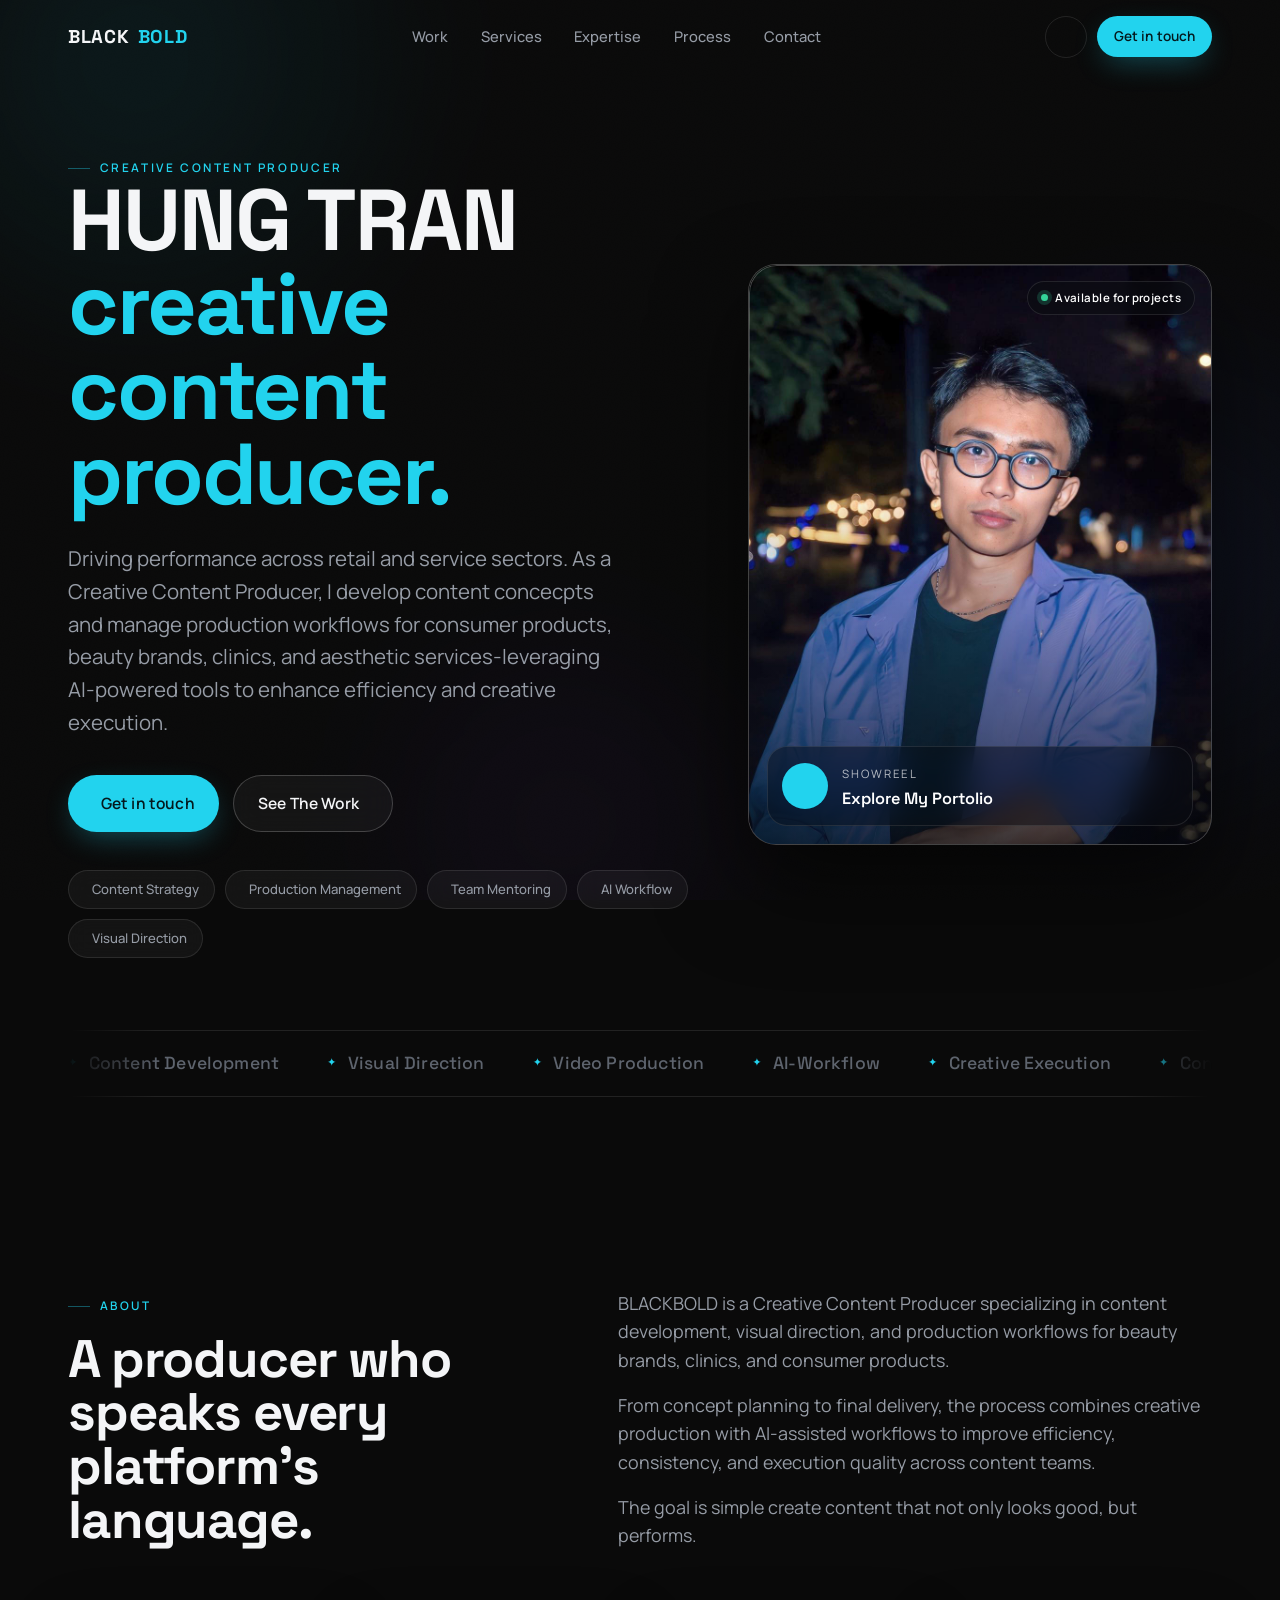
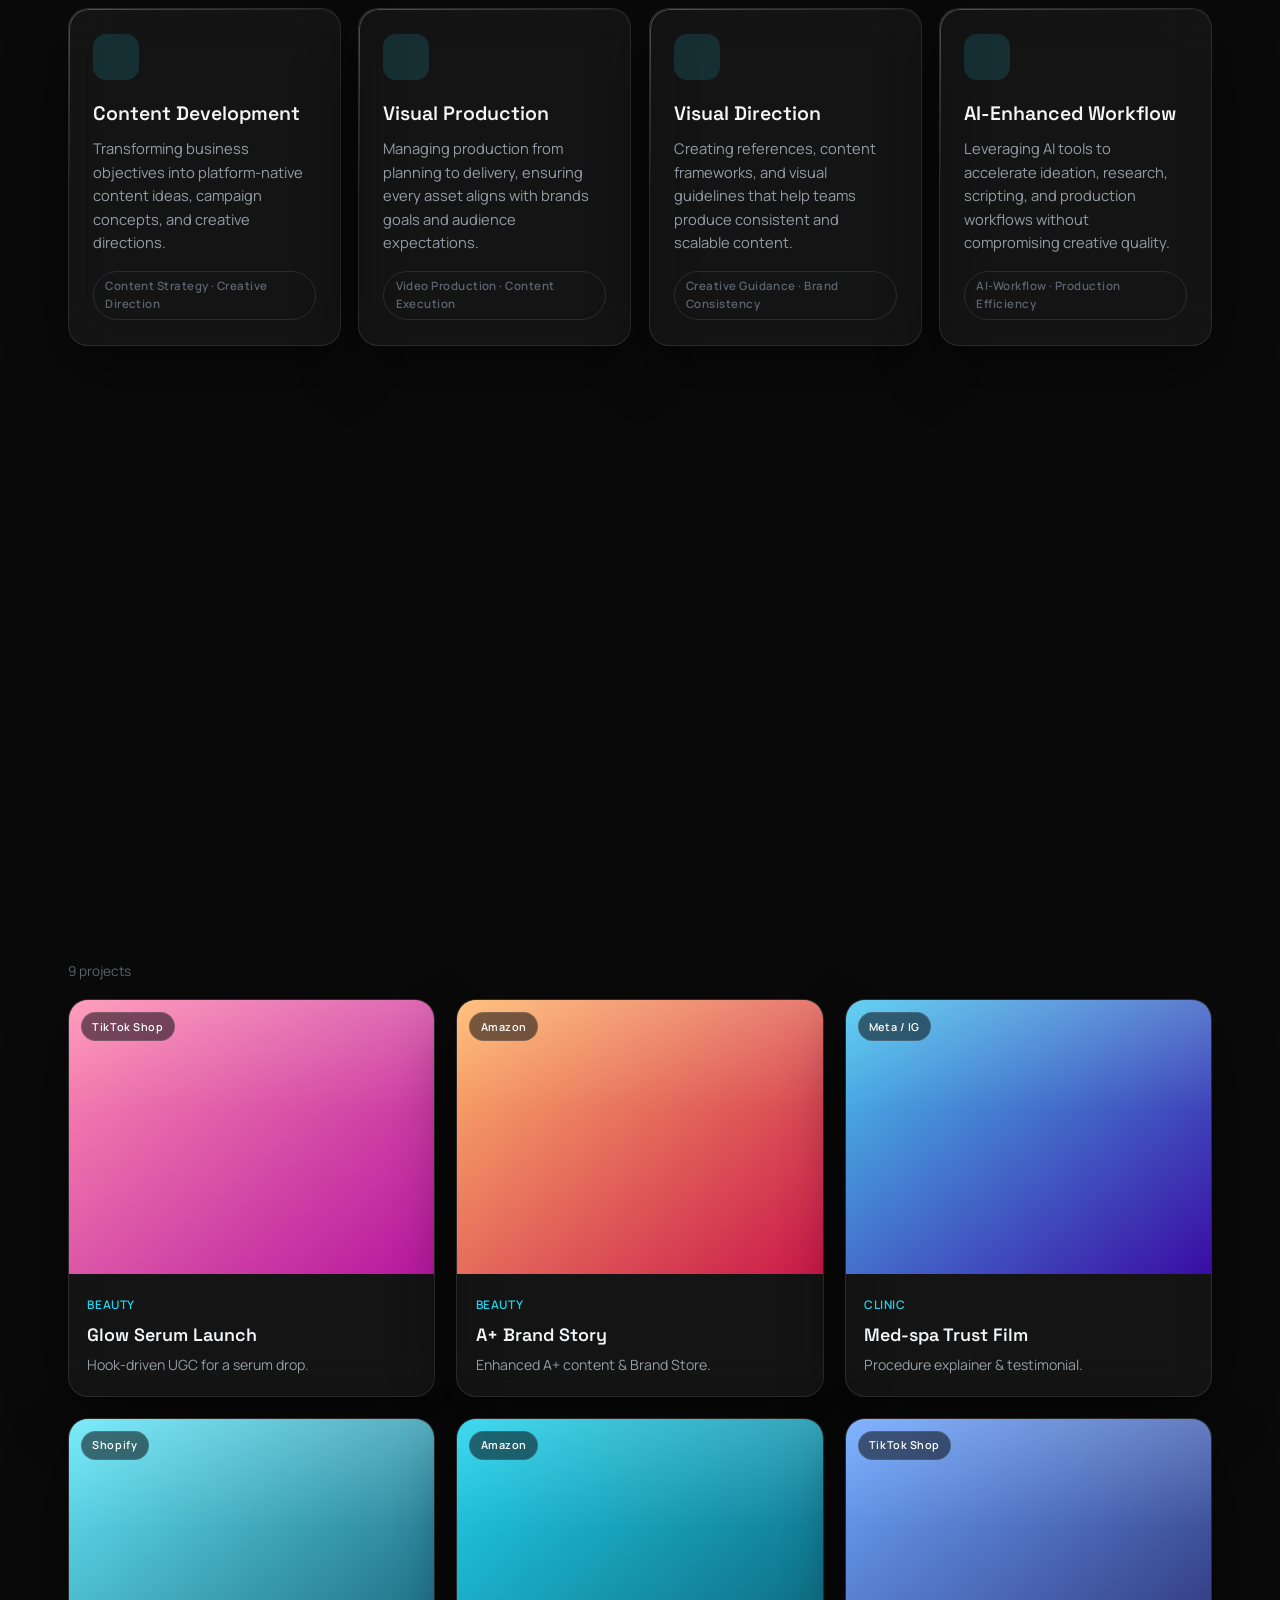
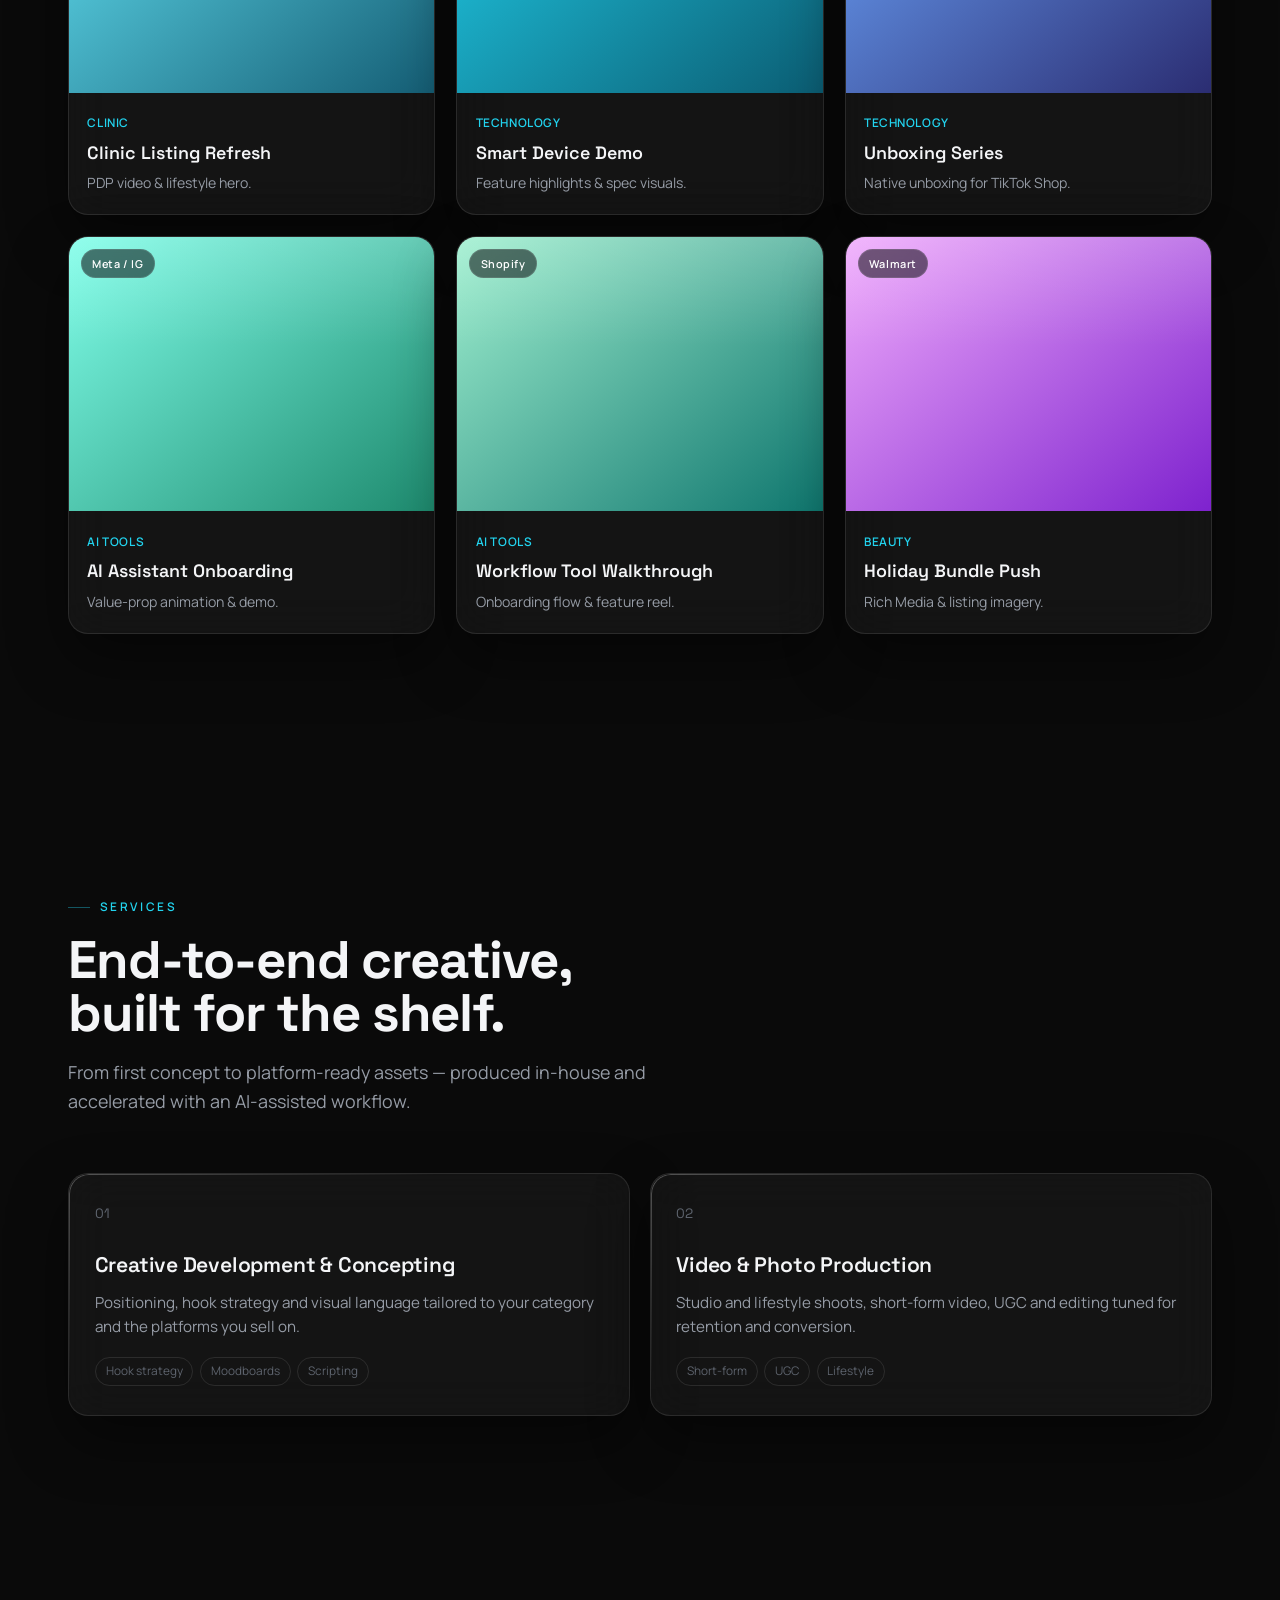
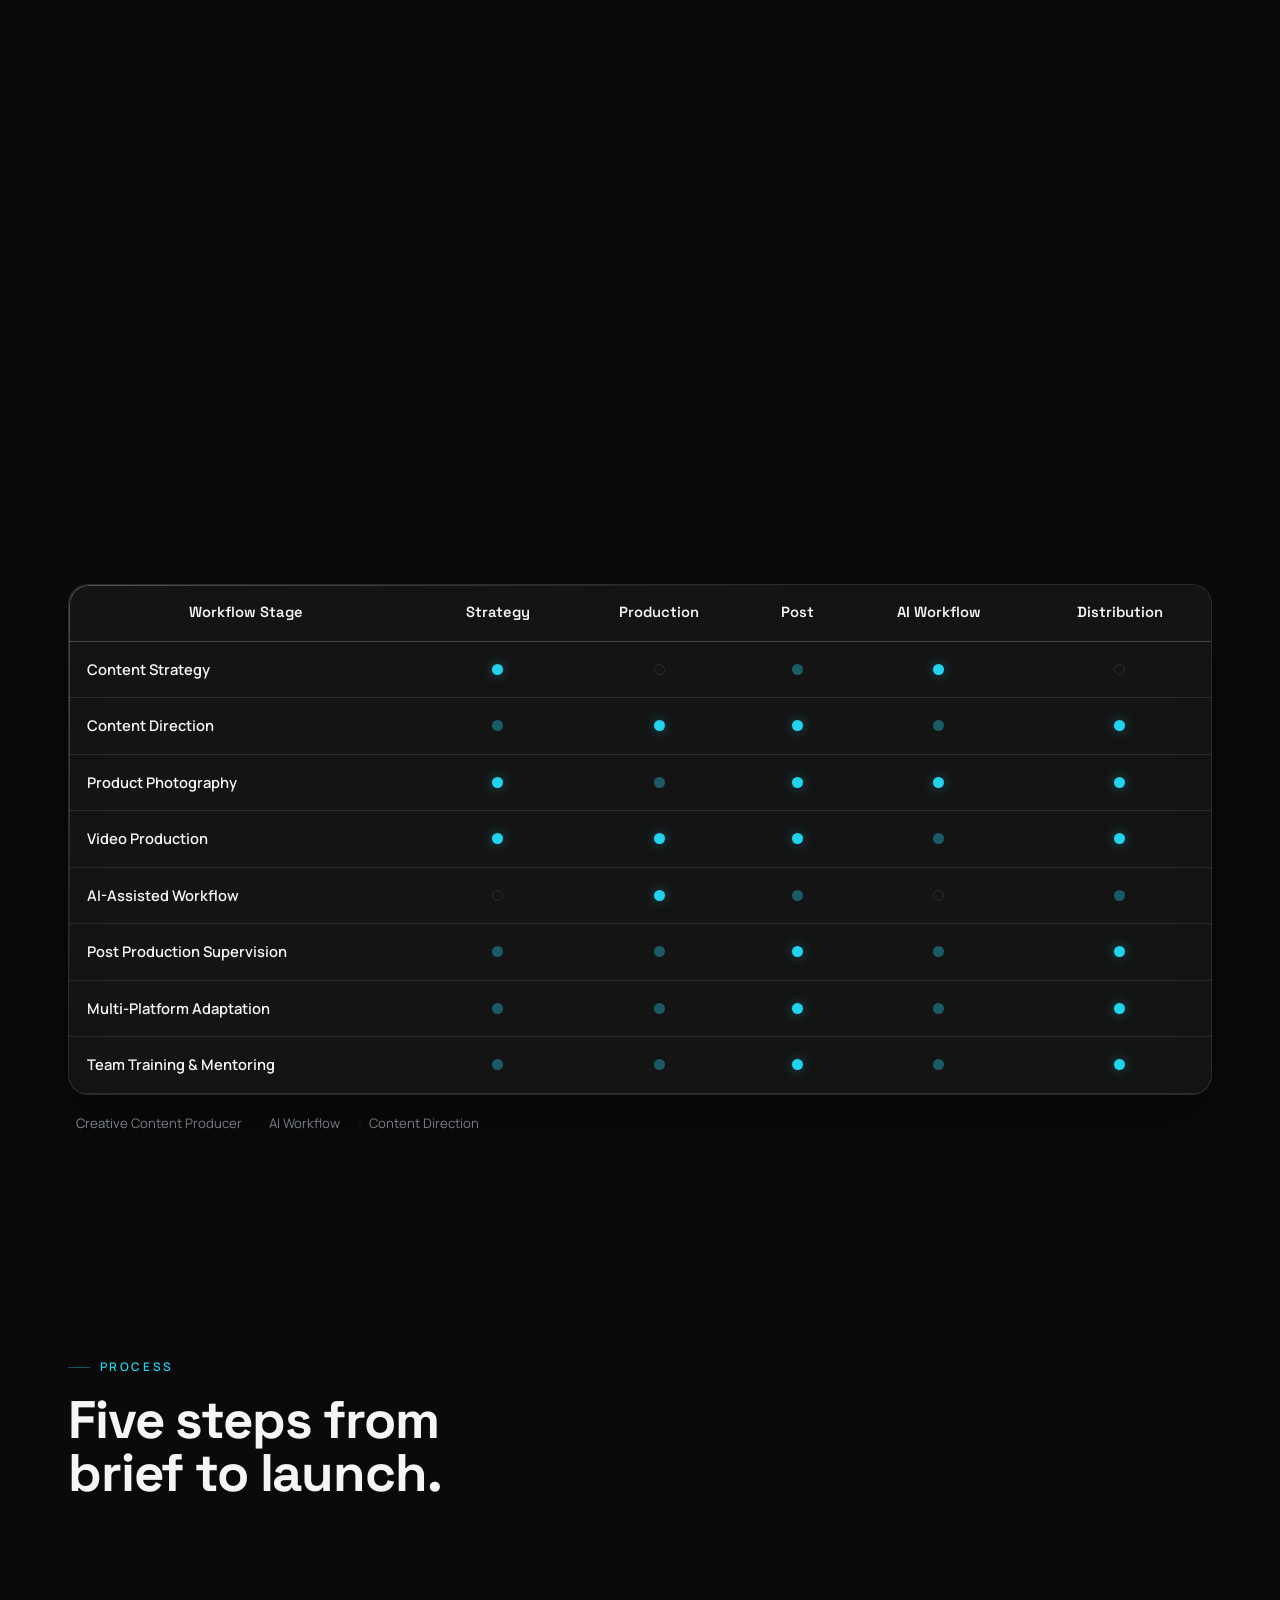
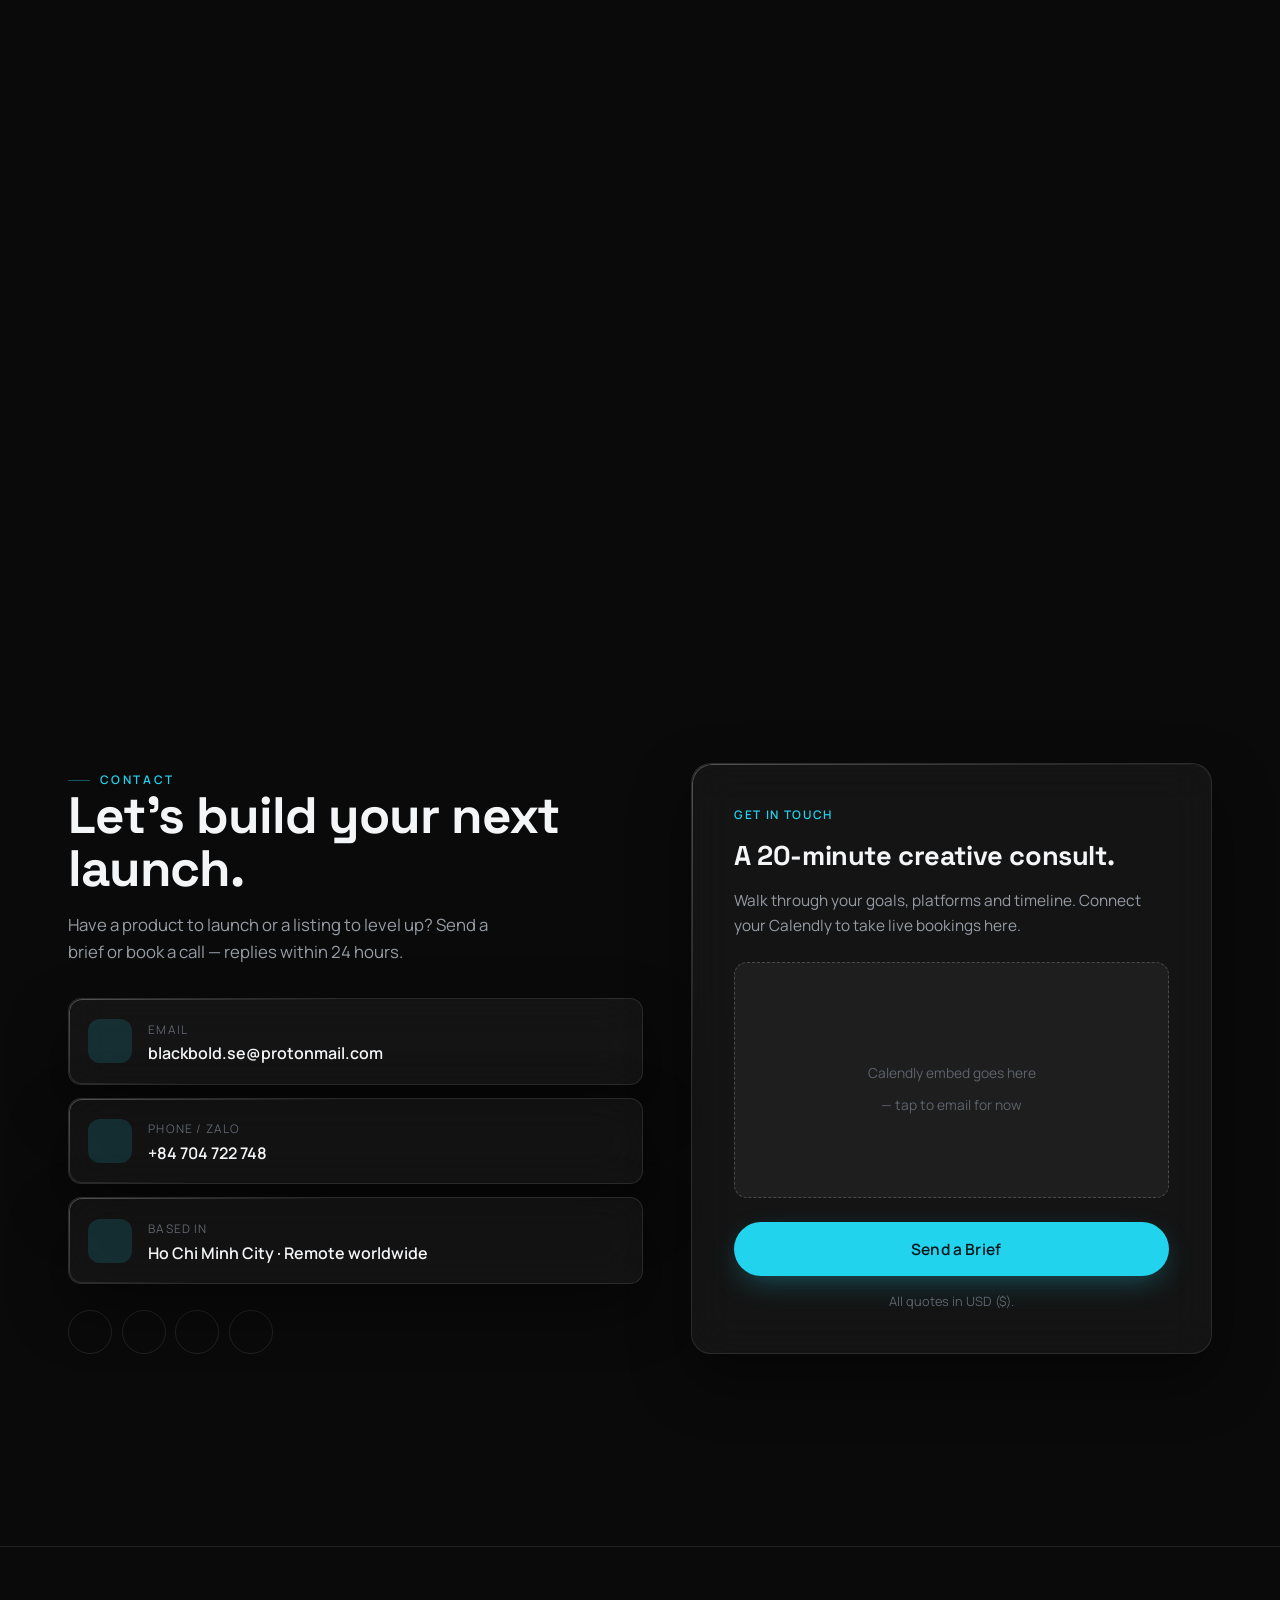
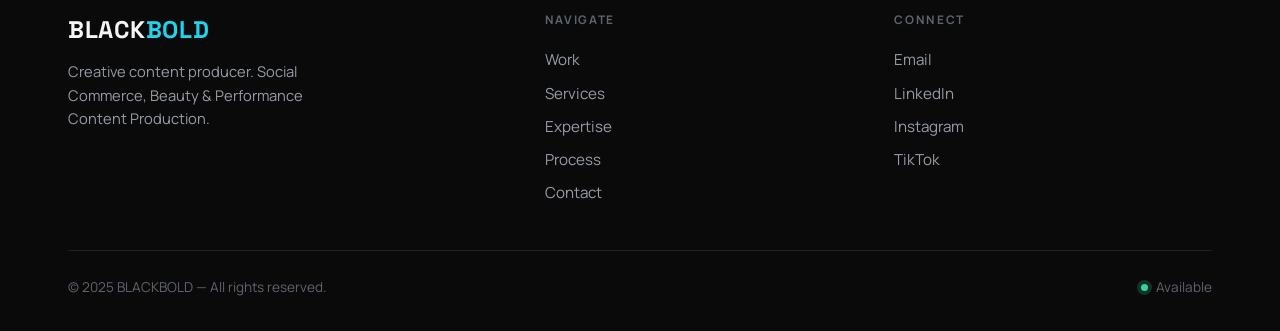
<file: index.html>
<!DOCTYPE html>
<html lang="en" data-theme="dark">
  <head>
    <meta charset="UTF-8" />
    <meta name="viewport" content="width=device-width, initial-scale=1" />
    <title>BLACKBOLD — Creative Content Producer | Social Commerce & Performance Content</title>
    <meta
      name="description"
      content="BLACKBOLD is a creative producer building platform-native video, marketplace Visual Content for Beauty, Clinic, Technology and AI brands selling across the US marketplace — Amazon, TikTok Shop, Shopify, Walmart and more."
    />
    <meta name="theme-color" content="#0A0A0A" />

    <!-- Open Graph -->
    <meta property="og:type" content="website" />
    <meta property="og:site_name" content="BLACKBOLD" />
    <meta property="og:title" content="BLACKBOLD — Creative Content Producer" />
    <meta
      property="og:description"
      content="Platform-native creative content producer. Beauty • Aesthetic Clinic • Social Commerce • Emerging Tech"
    />
    <meta property="og:image" content="assets/img/profile-pic-2.jpeg" />

    <!-- Fonts -->
    <link rel="preconnect" href="https://fonts.googleapis.com" />
    <link rel="preconnect" href="https://fonts.gstatic.com" crossorigin />
    <link
      href="https://fonts.googleapis.com/css2?family=Space+Grotesk:wght@400;500;600;700&family=Manrope:wght@400;500;600;700&display=swap"
      rel="stylesheet"
    />
    <!-- Icons -->
    <link
      rel="stylesheet"
      href="https://unicons.iconscout.com/release/v4.0.0/css/line.css"
    />
    <!-- Styles -->
    <link rel="stylesheet" href="blackbold.css" />
    <link rel="icon" href="assets/favicon/favicon.ico" type="image/x-icon" />

    <!-- SEO: Schema.org -->
    <script type="application/ld+json">
      {
        "@context": "https://schema.org",
        "@type": "Person",
        "name": "BLACKBOLD",
        "jobTitle": "Creative Producer",
        "description": "Creative producer specializing in platform-native content production for US e-commerce.",
        "knowsAbout": ["E-commerce Content", "Amazon A+ Content", "TikTok Shop", "Shopify", "Creative Direction", "AI-assisted Production"],
        "areaServed": "US",
        "email": "blackbold.se@protonmail.com",
        "telephone": "+84-704-722-748",
        "address": { "@type": "PostalAddress", "addressLocality": "Ho Chi Minh City", "addressCountry": "VN" },
        "makesOffer": {
          "@type": "Offer",
          "itemOffered": {
            "@type": "CreativeWork",
            "name": "E-commerce Creative Production",
            "genre": ["Video Production", "Photography", "A+ Content", "AI-assisted Content"]
          }
        }
      }
    </script>
  </head>

  <body>
    <!-- Ambient liquid background -->
    <div class="ambient" aria-hidden="true">
      <div class="ambient__blob ambient__blob--1"></div>
      <div class="ambient__blob ambient__blob--2"></div>
      <div class="ambient__blob ambient__blob--3"></div>
      <div class="ambient__grain"></div>
    </div>

    <!-- ===================== NAV ===================== -->
    <header class="nav" id="nav">
      <div class="nav__inner">
        <a href="#top" class="brand" aria-label="BLACKBOLD home"
          >BLACK<span class="brand__dot">BOLD</span></a
        >
        <nav class="nav__links" aria-label="Primary">
          <a href="#work" class="nav__link">Work</a>
          <a href="#services" class="nav__link">Services</a>
          <a href="#expertise" class="nav__link">Expertise</a>
          <a href="#process" class="nav__link">Process</a>
          <a href="#contact" class="nav__link">Contact</a>
        </nav>
        <div class="nav__actions">
          <button class="icon-btn" id="theme-btn" aria-label="Toggle theme">
            <i class="uil uil-moon"></i>
          </button>
          <a href="#contact" class="btn btn--primary btn--sm btn--book"
            >Get in touch</a
          >
          <button class="icon-btn nav__toggle" id="nav-open" aria-label="Open menu">
            <i class="uil uil-bars"></i>
          </button>
        </div>
      </div>
    </header>

    <!-- mobile drawer -->
    <div class="drawer" id="drawer">
      <div class="drawer__top">
        <span class="brand">BLACK<span class="brand__dot">BOLD</span></span>
        <button class="icon-btn" id="nav-close" aria-label="Close menu">
          <i class="uil uil-times"></i>
        </button>
      </div>
      <nav class="drawer__links" aria-label="Mobile">
        <a href="#work"><span class="num">01</span>Work</a>
        <a href="#services"><span class="num">02</span>Services</a>
        <a href="#expertise"><span class="num">03</span>Expertise</a>
        <a href="#process"><span class="num">04</span>Process</a>
        <a href="#contact"><span class="num">05</span>Contact</a>
      </nav>
    </div>

    <main id="top">
      <!-- ===================== HERO ===================== -->
      <section class="hero">
        <div class="wrap">
          <div class="hero__grid">
            <div class="hero__copy">
              <span class="eyebrow">Creative Content Producer</span>
              <h1 class="display hero__title">
                <span class="ln">HUNG TRAN</span>
                <!-- <span class="ln">converts on every</span> -->
                <span class="ln"><span class="accent">creative content producer.</span></span>
              </h1>
              <p class="hero__sub">
                Driving performance across retail and service sectors. As a Creative Content Producer, I develop content concecpts and manage production workflows for consumer products, beauty brands, clinics, and aesthetic services-leveraging AI-powered tools to enhance efficiency and creative execution.
                <!-- Content that converts on every marketplace for produces platform-native creative — video — for Beauty • Aesthetic Clinic • Social Commerce • Emerging Tech. -->
              </p>
              <div class="hero__cta">
                <a href="#contact" class="btn btn--primary"
                  ><i class="uil uil-calendar-alt"></i> Get in touch</a
                >
                <a href="https://drive.google.com/drive/u/0/folders/1YGdpNcKzZDHaBQL10RHTkCCDPmqGy8He" class="btn btn--ghost"
                  >See The Work <i class="uil uil-arrow-down-right"></i
                ></a>
              </div>
              <div class="hero__chips">
                <span class="chip"><i class="uil uil-layers"></i>Content Strategy</span>
                <span class="chip"><i class="uil uil-store"></i> Production Management</span>
                <span class="chip"><i class="uil uil-graduation-cap"></i>Team Mentoring</span>
                <span class="chip"><i class="uil uil-robot"></i> AI Workflow</span>
                <span class="chip"><i class="uil uil-direction"></i> Visual Direction</span>
              </div>
            </div>

            <div class="hero__media glass">
              <img
                src="assets/img/profile-pic-2.jpeg"
                alt="BLACKBOLD creative content producer portrait, lit in cinematic blue"
              />
              <div class="hero__media-glass"></div>
              <span class="hero__badge"><span class="dot"></span> Available for projects</span>
              <a
                href="https://drive.google.com/drive/u/0/folders/1YGdpNcKzZDHaBQL10RHTkCCDPmqGy8He"
                target="_blank"
                rel="noopener"
                class="hero__reel"
              >
                <span class="hero__play"><i class="uil uil-play"></i></span>
                <span>
                  <span class="hero__reel-label">Showreel</span><br />
                  <span class="hero__reel-title">Explore My Portolio</span>
                </span>
              </a>
            </div>
          </div>

          <!-- Marquee -->
          <div class="marquee" aria-hidden="true">
            <div class="marquee__track">
              <span class="marquee__item">Content Development</span>
              <span class="marquee__item">Visual Direction</span>
              <span class="marquee__item">Video Production</span>
              <span class="marquee__item">AI-Workflow</span>
              <span class="marquee__item">Creative Execution</span>
              <span class="marquee__item">Content Systems</span>
              <span class="marquee__item">Product Storytelling</span>
              <span class="marquee__item">Brand Content</span>
              <span class="marquee__item">Production Workflow</span>
              <span class="marquee__item">Clinic & Med-spa</span>
              <span class="marquee__item">Cosmetics</span>
              <span class="marquee__item">Aesthetic Clinic</span>
              <span class="marquee__item">Skincare</span>
              <span class="marquee__item">Professional Beauty</span>
              <span class="marquee__item">E-Commerce</span>
              <span class="marquee__item">Knowledge Sharing</span>
              <span class="marquee__item">Creative Mentoring</span>
              <span class="marquee__item">Operational Training</span>
            </div>
          </div>
        </div>
      </section>

      <!-- ===================== ABOUT / EXPERTISE ===================== -->
      <section class="section" id="expertise">
        <div class="wrap">
          <div class="about__grid reveal">
            <div>
              <span class="eyebrow">About</span>
              <h2 class="section__title">
                A producer who speaks every platform's language.
              </h2>
            </div>
            <div class="about__body">
              <p>
                BLACKBOLD is a Creative Content Producer specializing in content development, visual direction, and production workflows for beauty brands, clinics, and consumer products.
              </p>
              <p>
                From concept planning to final delivery, the process combines creative production with AI-assisted workflows to improve efficiency, consistency, and execution quality across content teams.
              </p>
              <p>
                The goal is simple create content that not only looks good, but performs.
              </p>
            </div>
          </div>

          <div class="expertise__grid">
            <article class="exp-card glass glass--interactive reveal">
              <div class="exp-card__icon"><i class="uil uil-favorite"></i></div>
              <h3 class="exp-card__title">Content Development</h3>
              <p class="exp-card__focus">
                Transforming business objectives into platform-native content ideas, campaign concepts, and creative directions.
              </p>
              <span class="exp-card__tag">Content Strategy · Creative Direction</span>
            </article>
            <article class="exp-card glass glass--interactive reveal">
              <div class="exp-card__icon"><i class="uil uil-medical-square-full"></i></div>
              <h3 class="exp-card__title">Visual Production</h3>
              <p class="exp-card__focus">
              Managing production from planning to delivery, ensuring every asset aligns with brands goals and audience expectations.
              </p>
              <span class="exp-card__tag">Video Production · Content Execution</span>
            </article>
            <article class="exp-card glass glass--interactive reveal">
              <div class="exp-card__icon"><i class="uil uil-processor"></i></div>
              <h3 class="exp-card__title">Visual Direction</h3>
              <p class="exp-card__focus">
              Creating references, content frameworks, and visual guidelines that help teams produce consistent and scalable content.
              </p>
              <span class="exp-card__tag">Creative Guidance · Brand Consistency</span>
            </article>
            <article class="exp-card glass glass--interactive reveal">
              <div class="exp-card__icon"><i class="uil uil-robot"></i></div>
              <h3 class="exp-card__title">AI-Enhanced Workflow</h3>
              <p class="exp-card__focus">
               Leveraging AI tools to accelerate ideation, research, scripting, and production workflows without compromising creative quality.
              </p>
              <span class="exp-card__tag">AI-Workflow · Production Efficiency</span>
            </article>
          </div>
        </div>
      </section>

      <!-- ===================== WORK ===================== -->
      <section class="section" id="work">
        <div class="wrap">
          <div class="section__head reveal">
            <span class="eyebrow">Work</span>
            <h2 class="section__title">Selected production.</h2>
            <p class="section__sub">
              Filter by industry and platform. Open any project to read the case
              study — challenge, approach, deliverables and results.
            </p>
          </div>

          <div class="filters reveal">
            <div class="filter-row" data-group="industry">
              <span class="filter-row__label">Industry</span>
              <button class="filter active" data-filter="all">All</button>
              <button class="filter" data-filter="beauty">Beauty</button>
              <button class="filter" data-filter="clinic">Clinic</button>
              <button class="filter" data-filter="technology">Technology</button>
              <button class="filter" data-filter="ai">AI Tools</button>
            </div>
            <div class="filter-row" data-group="platform">
              <span class="filter-row__label">Platform</span>
              <button class="filter active" data-filter="all">All</button>
              <button class="filter" data-filter="amazon">Amazon</button>
              <button class="filter" data-filter="tiktok">TikTok Shop</button>
              <button class="filter" data-filter="shopify">Shopify</button>
              <button class="filter" data-filter="walmart">Walmart</button>
              <button class="filter" data-filter="meta">Meta</button>
            </div>
          </div>

          <p class="work__count" id="work-count"></p>

          <div class="work__grid" id="work-grid"></div>

          <div class="work__empty" id="work-empty">
            <p>No projects match that combination yet — try a broader filter.</p>
          </div>
        </div>
      </section>

      <!-- ===================== SERVICES ===================== -->
      <section class="section" id="services">
        <div class="wrap">
          <div class="section__head reveal">
            <span class="eyebrow">Services</span>
            <h2 class="section__title">End-to-end creative, built for the shelf.</h2>
            <p class="section__sub">
              From first concept to platform-ready assets — produced in-house and
              accelerated with an AI-assisted workflow.
            </p>
          </div>

          <div class="svc__grid">
            <article class="svc-card svc-card--wide glass glass--interactive reveal">
              <span class="svc-card__n">01</span>
              <i class="uil uil-bulb svc-card__icon"></i>
              <h3 class="svc-card__title">Creative Development & Concepting</h3>
              <p class="svc-card__desc">
                Positioning, hook strategy and visual language tailored to your
                category and the platforms you sell on.
              </p>
              <div class="svc-card__tags">
                <span class="svc-tag">Hook strategy</span>
                <span class="svc-tag">Moodboards</span>
                <span class="svc-tag">Scripting</span>
              </div>
            </article>
            <article class="svc-card svc-card--wide glass glass--interactive reveal">
              <span class="svc-card__n">02</span>
              <i class="uil uil-video svc-card__icon"></i>
              <h3 class="svc-card__title">Video &amp; Photo Production</h3>
              <p class="svc-card__desc">
                Studio and lifestyle shoots, short-form video, UGC and editing
                tuned for retention and conversion.
              </p>
              <div class="svc-card__tags">
                <span class="svc-tag">Short-form</span>
                <span class="svc-tag">UGC</span>
                <span class="svc-tag">Lifestyle</span>
              </div>
            </article>
            <article class="svc-card glass glass--interactive reveal">
              <span class="svc-card__n">03</span>
              <i class="uil uil-image-v svc-card__icon"></i>
              <h3 class="svc-card__title">A+ / Enhanced Brand Content</h3>
              <p class="svc-card__desc">
                Marketplace Visual Content and enhanced PDP modules that lift trust
                and average order value.
              </p>
            </article>
            <article class="svc-card glass glass--interactive reveal">
              <span class="svc-card__n">04</span>
              <i class="uil uil-apps svc-card__icon"></i>
              <h3 class="svc-card__title">Platform-optimized Assets</h3>
              <p class="svc-card__desc">
                Every deliverable cut to each marketplace's spec — one shoot,
                many native formats.
              </p>
            </article>
            <article class="svc-card glass glass--interactive reveal">
              <span class="svc-card__n">05</span>
              <i class="uil uil-robot svc-card__icon"></i>
              <h3 class="svc-card__title">AI-assisted Content Workflow</h3>
              <p class="svc-card__desc">
                AI-accelerated ideation and variant generation for fast creative
                testing — finished with human craft.
              </p>
            </article>
          </div>
        </div>
      </section>

      <!-- ===================== PLATFORM MATRIX ===================== -->
      <section class="section section--tight" id="matrix">
        <div class="wrap">
          <div class="section__head reveal">
            <span class="eyebrow">Core Capabilities</span>
            <h2 class="section__title">How I turn idea into scalable content assets.</h2>
            <p class="section__sub">
              A blend of content strategy, production, AI-assisted workflows, and team collaboration developed through hands-on work across beauty, consumer products, and ecommerce enviroments.
            </p>
          </div>

          <div class="matrix-wrap glass reveal">
            <table class="matrix">
              <thead>
                <tr>
                  <th scope="col">Workflow Stage</th>
                  <th scope="col">Strategy</th>
                  <th scope="col">Production</th>
                  <th scope="col">Post</th>
                  <th scope="col">AI Workflow</th>
                  <th scope="col">Distribution</th>
                </tr>
              </thead>
              <tbody>
                <tr>
                  <th scope="row">Content Strategy</th>
                  <td><span class="lvl lvl--full"></span></td>
                  <td><span class="lvl lvl--none"></span></td>
                  <td><span class="lvl lvl--part"></span></td>
                  <td><span class="lvl lvl--full"></span></td>
                  <td><span class="lvl lvl--none"></span></td>
                </tr>
                <tr>
                  <th scope="row">Content Direction</th>
                  <td><span class="lvl lvl--part"></span></td>
                  <td><span class="lvl lvl--full"></span></td>
                  <td><span class="lvl lvl--full"></span></td>
                  <td><span class="lvl lvl--part"></span></td>
                  <td><span class="lvl lvl--full"></span></td>
                </tr>
                <tr>
                  <th scope="row">Product Photography</th>
                  <td><span class="lvl lvl--full"></span></td>
                  <td><span class="lvl lvl--part"></span></td>
                  <td><span class="lvl lvl--full"></span></td>
                  <td><span class="lvl lvl--full"></span></td>
                  <td><span class="lvl lvl--full"></span></td>
                </tr>
                <tr>
                  <th scope="row">Video Production</th>
                  <td><span class="lvl lvl--full"></span></td>
                  <td><span class="lvl lvl--full"></span></td>
                  <td><span class="lvl lvl--full"></span></td>
                  <td><span class="lvl lvl--part"></span></td>
                  <td><span class="lvl lvl--full"></span></td>
                </tr>
                <tr>
                  <th scope="row">AI-Assisted Workflow</th>
                  <td><span class="lvl lvl--none"></span></td>
                  <td><span class="lvl lvl--full"></span></td>
                  <td><span class="lvl lvl--part"></span></td>
                  <td><span class="lvl lvl--none"></span></td>
                  <td><span class="lvl lvl--part"></span></td>
                </tr>
                <tr>
                  <th scope="row">Post Production Supervision</th>
                  <td><span class="lvl lvl--part"></span></td>
                  <td><span class="lvl lvl--part"></span></td>
                  <td><span class="lvl lvl--full"></span></td>
                  <td><span class="lvl lvl--part"></span></td>
                  <td><span class="lvl lvl--full"></span></td>
                </tr>
                <tr>
                  <th scope="row">Multi-Platform Adaptation</th>
                  <td><span class="lvl lvl--part"></span></td>
                  <td><span class="lvl lvl--part"></span></td>
                  <td><span class="lvl lvl--full"></span></td>
                  <td><span class="lvl lvl--part"></span></td>
                  <td><span class="lvl lvl--full"></span></td>
                </tr>
                <tr>
                  <th scope="row">Team Training &amp Mentoring</th>
                  <td><span class="lvl lvl--part"></span></td>
                  <td><span class="lvl lvl--part"></span></td>
                  <td><span class="lvl lvl--full"></span></td>
                  <td><span class="lvl lvl--part"></span></td>
                  <td><span class="lvl lvl--full"></span></td>
                </tr>
              </tbody>
            </table>
          </div>
          <div class="matrix__legend reveal">
            <span><span class="lvl lvl--full"></span> Creative Content Producer</span>
            <span><span class="lvl lvl--part"></span> AI Workflow</span>
            <span><span class="lvl lvl--none"></span> Content Direction</span>
          </div>
        </div>
      </section>

      <!-- ===================== PROCESS ===================== -->
      <section class="section" id="process">
        <div class="wrap">
          <div class="section__head reveal">
            <span class="eyebrow">Process</span>
            <h2 class="section__title">Five steps from brief to launch.</h2>
          </div>
          <div class="proc__grid">
            <article class="proc-step glass glass--interactive reveal">
              <span class="proc-step__n">01</span>
              <i class="uil uil-comments-alt proc-step__icon"></i>
              <h3 class="proc-step__title">Discovery</h3>
              <p class="proc-step__desc">
                Goals, audience and platform mix. We align on KPIs before a single
                frame is shot.
              </p>
            </article>
            <article class="proc-step glass glass--interactive reveal">
              <span class="proc-step__n">02</span>
              <i class="uil uil-bulb proc-step__icon"></i>
              <h3 class="proc-step__title">Concept</h3>
              <p class="proc-step__desc">
                Hook angles, scripts and shotlists — AI-accelerated, human-led.
              </p>
            </article>
            <article class="proc-step glass glass--interactive reveal">
              <span class="proc-step__n">03</span>
              <i class="uil uil-camera proc-step__icon"></i>
              <h3 class="proc-step__title">Production</h3>
              <p class="proc-step__desc">
                Shoot, edit, motion and sound — built to retention pacing.
              </p>
            </article>
            <article class="proc-step glass glass--interactive reveal">
              <span class="proc-step__n">04</span>
              <i class="uil uil-apps proc-step__icon"></i>
              <h3 class="proc-step__title">Optimization</h3>
              <p class="proc-step__desc">
                Native cuts per platform, compliant claims, fast-loading exports.
              </p>
            </article>
            <article class="proc-step glass glass--interactive reveal">
              <span class="proc-step__n">05</span>
              <i class="uil uil-chart-growth proc-step__icon"></i>
              <h3 class="proc-step__title">Launch &amp; Iterate</h3>
              <p class="proc-step__desc">
                Ship, measure and refine creative against live performance.
              </p>
            </article>
          </div>

          <!-- AI workflow strip -->
          <div class="ai-strip glass reveal" style="margin-top: 1.3rem">
            <div class="ai-strip__grid">
              <div>
                <span class="eyebrow">AI-assisted workflow</span>
                <h3 class="section__title" style="font-size: clamp(1.5rem, 3vw, 2rem); margin-top: 0.7rem">
                  Faster variants, human craft.
                </h3>
                <p class="section__sub" style="margin-top: 0.8rem">
                  AI compresses ideation and multiplies creative variants for
                  testing. Every output is finished and QA'd by hand.
                </p>
              </div>
              <div class="ai-flow">
                <span class="ai-node"><i class="uil uil-file-edit-alt"></i> Brief</span>
                <span class="ai-flow__arrow">→</span>
                <span class="ai-node"><i class="uil uil-lightbulb-alt"></i> AI Ideation</span>
                <span class="ai-flow__arrow">→</span>
                <span class="ai-node"><i class="uil uil-copy"></i> Variant Gen</span>
                <span class="ai-flow__arrow">→</span>
                <span class="ai-node ai-node--human"><i class="uil uil-pen"></i> Human Craft</span>
                <span class="ai-flow__arrow">→</span>
                <span class="ai-node"><i class="uil uil-check-circle"></i> QA &amp; Ship</span>
              </div>
            </div>
          </div>
        </div>
      </section>

      <!-- ===================== CONTACT ===================== -->
      <section class="section" id="contact">
        <div class="wrap">
          <div class="contact__grid">
            <div class="reveal">
              <span class="eyebrow">Contact</span>
              <h2 class="contact__title">Let's build your next launch.</h2>
              <p class="contact__lead">
                Have a product to launch or a listing to level up? Send a brief or
                book a call — replies within 24 hours.
              </p>
              <div class="contact__list">
                <a href="mailto:blackbold.se@protonmail.com" class="contact__item glass">
                  <span class="contact__item-icon"><i class="uil uil-envelope-alt"></i></span>
                  <span>
                    <span class="contact__item-label">Email</span><br />
                    <span class="contact__item-val">blackbold.se@protonmail.com</span>
                  </span>
                </a>
                <a href="tel:+84704722748" class="contact__item glass">
                  <span class="contact__item-icon"><i class="uil uil-phone"></i></span>
                  <span>
                    <span class="contact__item-label">Phone / Zalo</span><br />
                    <span class="contact__item-val">+84 704 722 748</span>
                  </span>
                </a>
                <div class="contact__item glass">
                  <span class="contact__item-icon"><i class="uil uil-location-point"></i></span>
                  <span>
                    <span class="contact__item-label">Based in</span><br />
                    <span class="contact__item-val">Ho Chi Minh City · Remote worldwide</span>
                  </span>
                </div>
              </div>
              <div class="contact__socials">
                <a href="https://www.linkedin.com/" target="_blank" rel="noopener" class="contact__social" aria-label="LinkedIn"><i class="uil uil-linkedin"></i></a>
                <a href="https://www.instagram.com/" target="_blank" rel="noopener" class="contact__social" aria-label="Instagram"><i class="uil uil-instagram"></i></a>
                <a href="https://www.tiktok.com/" target="_blank" rel="noopener" class="contact__social" aria-label="TikTok"><i class="uil uil-music"></i></a>
                <a href="https://www.youtube.com/" target="_blank" rel="noopener" class="contact__social" aria-label="YouTube"><i class="uil uil-youtube"></i></a>
              </div>
            </div>

            <div class="book glass reveal">
              <span class="book__ey">Get in touch</span>
              <h3 class="book__title">A 20-minute creative consult.</h3>
              <p class="book__desc">
                Walk through your goals, platforms and timeline. Connect your
                Calendly to take live bookings here.
              </p>
              <a
                href="mailto:blackbold.se@protonmail.com?subject=Book%20a%20Call%20—%20BLACKBOLD"
                class="book__cal"
              >
                <span>
                  <i class="uil uil-calendar-alt"></i>
                  <span class="book__cal-note">Calendly embed goes here<br />— tap to email for now</span>
                </span>
              </a>
              <a href="mailto:blackbold.se@protonmail.com?subject=Project%20Brief%20—%20BLACKBOLD" class="btn btn--primary btn--block">
                <i class="uil uil-message"></i> Send a Brief
              </a>
              <p class="book__usd">All quotes in USD ($).</p>
            </div>
          </div>
        </div>
      </section>
    </main>

    <!-- ===================== FOOTER ===================== -->
    <footer class="footer">
      <div class="wrap">
        <div class="footer__grid">
          <div>
            <div class="footer__brand">BLACK<span class="brand__dot">BOLD</span></div>
            <p class="footer__tag">
              Creative content producer. Social Commerce, Beauty & Performance Content Production.
            </p>
          </div>
          <div class="footer__col">
            <h4>Navigate</h4>
            <a href="#work">Work</a>
            <a href="#services">Services</a>
            <a href="#expertise">Expertise</a>
            <a href="#process">Process</a>
            <a href="#contact">Contact</a>
          </div>
          <div class="footer__col">
            <h4>Connect</h4>
            <a href="mailto:blackbold.se@protonmail.com">Email</a>
            <a href="https://www.linkedin.com/" target="_blank" rel="noopener">LinkedIn</a>
            <a href="https://www.instagram.com/" target="_blank" rel="noopener">Instagram</a>
            <a href="https://www.tiktok.com/" target="_blank" rel="noopener">TikTok</a>
          </div>
        </div>
        <div class="footer__bottom">
          <span>© 2025 BLACKBOLD — All rights reserved.</span>
          <span class="footer__status"><span class="dot"></span> Available</span>
        </div>
      </div>
    </footer>

    <!-- ===================== CASE STUDY MODAL ===================== -->
    <div class="modal" id="modal" role="dialog" aria-modal="true" aria-labelledby="modal-title">
      <div class="modal__scrim" data-close></div>
      <div class="modal__panel glass" id="modal-panel">
        <button class="modal__close" data-close aria-label="Close case study">
          <i class="uil uil-times"></i>
        </button>
        <div class="modal__platform" id="modal-tags"></div>
        <h3 class="modal__title" id="modal-title"></h3>

        <div class="cs-block">
          <span class="cs-block__label"><span class="n">01</span> Challenge</span>
          <p id="cs-challenge"></p>
        </div>
        <div class="cs-block">
          <span class="cs-block__label"><span class="n">02</span> Approach</span>
          <p id="cs-approach"></p>
        </div>
        <div class="cs-block">
          <span class="cs-block__label"><span class="n">03</span> Deliverables</span>
          <ul id="cs-deliverables"></ul>
        </div>
        <div class="cs-block">
          <span class="cs-block__label"><span class="n">04</span> Results</span>
          <div class="cs-results">
            <div class="cs-metric"><div class="cs-metric__val">—</div><div class="cs-metric__label">CTR</div></div>
            <div class="cs-metric"><div class="cs-metric__val">—</div><div class="cs-metric__label">CVR</div></div>
            <div class="cs-metric"><div class="cs-metric__val">—</div><div class="cs-metric__label">ROAS</div></div>
          </div>
          <p class="cs-note">Metrics are populated per engagement once live campaign data is available.</p>
        </div>
      </div>
    </div>

    <script src="bb-app.js"></script>
  </body>
</html>
</file>
<file: blackbold.css>
/* =====================================================
   BLACKBOLD — Creative Producer · US E-commerce
   Dark-default design system + Liquid Glass
   ===================================================== */

/* ---------- Fonts ---------- */
/* Space Grotesk (display) + Manrope (body) loaded via <link> in HTML */

/* ---------- Tokens ---------- */
:root {
  /* dark default */
  --bg: #0A0A0A;
  --bg-2: #0D0E10;
  --bg-grad-1: rgba(34, 211, 238, 0.10);
  --bg-grad-2: rgba(56, 90, 255, 0.10);
  --bg-grad-3: rgba(140, 70, 255, 0.07);

  --surface: rgba(255, 255, 255, 0.045);
  --surface-2: rgba(255, 255, 255, 0.07);
  --surface-solid: #141518;
  --border: rgba(255, 255, 255, 0.10);
  --border-strong: rgba(255, 255, 255, 0.20);

  --text: #F4F5F7;
  --text-muted: #969CA6;
  --text-faint: #5E646E;

  --accent: #22D3EE;
  --accent-2: #0EA5C4;
  --accent-ink: #04181C;
  --accent-soft: rgba(34, 211, 238, 0.14);
  --accent-line: rgba(34, 211, 238, 0.38);

  --specular: rgba(255, 255, 255, 0.55);
  --shadow: 0 24px 60px rgba(0, 0, 0, 0.45);
  --shadow-lg: 0 40px 90px rgba(0, 0, 0, 0.55);

  --radius: 20px;
  --radius-sm: 13px;
  --radius-lg: 28px;
  --radius-pill: 999px;

  --blur: 22px;

  --ease: cubic-bezier(0.22, 0.61, 0.36, 1);
  --ease-spring: cubic-bezier(0.34, 1.56, 0.64, 1);
  --t-fast: 0.22s;
  --t-mid: 0.42s;

  --maxw: 1240px;
  --gut: clamp(1.15rem, 4vw, 3rem);

  --font-display: "Space Grotesk", "Manrope", system-ui, sans-serif;
  --font-body: "Manrope", system-ui, -apple-system, sans-serif;

  --nav-h: 74px;
}

[data-theme="light"] {
  --bg: #F3F4F2;
  --bg-2: #EAEBEA;
  --bg-grad-1: rgba(8, 145, 178, 0.12);
  --bg-grad-2: rgba(56, 90, 255, 0.10);
  --bg-grad-3: rgba(140, 70, 255, 0.06);

  --surface: rgba(255, 255, 255, 0.55);
  --surface-2: rgba(255, 255, 255, 0.75);
  --surface-solid: #FFFFFF;
  --border: rgba(10, 10, 10, 0.12);
  --border-strong: rgba(10, 10, 10, 0.24);

  --text: #0A0A0A;
  --text-muted: #555B63;
  --text-faint: #8C929B;

  --accent: #0891B2;
  --accent-2: #0E7490;
  --accent-ink: #ECFEFF;
  --accent-soft: rgba(8, 145, 178, 0.12);
  --accent-line: rgba(8, 145, 178, 0.40);

  --specular: rgba(255, 255, 255, 0.9);
  --shadow: 0 24px 60px rgba(20, 30, 40, 0.14);
  --shadow-lg: 0 40px 90px rgba(20, 30, 40, 0.18);
}

/* ---------- Reset ---------- */
*, *::before, *::after { box-sizing: border-box; }
* { margin: 0; padding: 0; }
html { scroll-behavior: smooth; scroll-padding-top: var(--nav-h); -webkit-text-size-adjust: 100%; }
body {
  font-family: var(--font-body);
  background: var(--bg);
  color: var(--text);
  line-height: 1.6;
  font-size: 1rem;
  -webkit-font-smoothing: antialiased;
  text-rendering: optimizeLegibility;
  overflow-x: hidden;
  position: relative;
  transition: background var(--t-mid) var(--ease), color var(--t-mid) var(--ease);
}
img, svg, video { display: block; max-width: 100%; }
a { color: inherit; text-decoration: none; }
button { font: inherit; color: inherit; cursor: pointer; background: none; border: none; }
ul { list-style: none; }
::selection { background: var(--accent); color: var(--accent-ink); }

:focus-visible {
  outline: 2px solid var(--accent);
  outline-offset: 3px;
  border-radius: 4px;
}

/* ---------- Ambient liquid background ---------- */
.ambient {
  position: fixed;
  inset: 0;
  z-index: -2;
  overflow: hidden;
  pointer-events: none;
}
.ambient__blob {
  position: absolute;
  border-radius: 50%;
  filter: blur(80px);
  opacity: 0.9;
  will-change: transform;
}
.ambient__blob--1 {
  width: 46vw; height: 46vw; top: -14vw; left: -8vw;
  background: radial-gradient(circle at 40% 40%, var(--bg-grad-1), transparent 70%);
  animation: drift1 26s var(--ease) infinite alternate;
}
.ambient__blob--2 {
  width: 50vw; height: 50vw; top: 28%; right: -16vw;
  background: radial-gradient(circle at 50% 50%, var(--bg-grad-2), transparent 70%);
  animation: drift2 32s var(--ease) infinite alternate;
}
.ambient__blob--3 {
  width: 40vw; height: 40vw; bottom: -14vw; left: 24%;
  background: radial-gradient(circle at 50% 50%, var(--bg-grad-3), transparent 70%);
  animation: drift3 38s var(--ease) infinite alternate;
}
.ambient__grain {
  position: absolute; inset: 0;
  background-image: url("data:image/svg+xml,%3Csvg xmlns='http://www.w3.org/2000/svg' width='160' height='160'%3E%3Cfilter id='n'%3E%3CfeTurbulence type='fractalNoise' baseFrequency='0.85' numOctaves='2'/%3E%3C/filter%3E%3Crect width='100%25' height='100%25' filter='url(%23n)' opacity='0.4'/%3E%3C/svg%3E");
  opacity: 0.035;
  mix-blend-mode: overlay;
}
@keyframes drift1 { to { transform: translate(6vw, 5vw) scale(1.12); } }
@keyframes drift2 { to { transform: translate(-7vw, -4vw) scale(1.1); } }
@keyframes drift3 { to { transform: translate(4vw, -6vw) scale(1.16); } }

/* ---------- Layout ---------- */
.wrap { width: 100%; max-width: var(--maxw); margin-inline: auto; padding-inline: var(--gut); }
.section { padding-block: clamp(4.5rem, 10vw, 8.5rem); position: relative; }
.section--tight { padding-block: clamp(3rem, 7vw, 5.5rem); }

/* ---------- Typography ---------- */
.display {
  font-family: var(--font-display);
  font-weight: 700;
  line-height: 0.98;
  letter-spacing: -0.025em;
  text-wrap: balance;
}
.eyebrow {
  display: inline-flex;
  align-items: center;
  gap: 0.6rem;
  font-family: var(--font-body);
  font-size: 0.74rem;
  font-weight: 600;
  letter-spacing: 0.22em;
  text-transform: uppercase;
  color: var(--accent);
}
.eyebrow::before {
  content: "";
  width: 22px; height: 1px;
  background: var(--accent-line);
}
.eyebrow--center::before { display: none; }

.section__head { max-width: 720px; margin-bottom: clamp(2.4rem, 5vw, 3.6rem); }
.section__head--center { margin-inline: auto; text-align: center; }
.section__title {
  font-family: var(--font-display);
  font-weight: 700;
  font-size: clamp(2rem, 4.6vw, 3.3rem);
  line-height: 1.02;
  letter-spacing: -0.022em;
  margin-top: 1rem;
  text-wrap: balance;
}
.section__sub {
  color: var(--text-muted);
  font-size: clamp(1rem, 1.6vw, 1.12rem);
  margin-top: 1.1rem;
  max-width: 56ch;
}
.section__head--center .section__sub { margin-inline: auto; }

.lead { color: var(--text-muted); }
.accent { color: var(--accent); }
.muted { color: var(--text-muted); }

/* ---------- Glass primitive ---------- */
.glass {
  position: relative;
  background: var(--surface);
  backdrop-filter: blur(var(--blur)) saturate(180%);
  -webkit-backdrop-filter: blur(var(--blur)) saturate(180%);
  border: 1px solid var(--border);
  border-radius: var(--radius);
  box-shadow: var(--shadow);
  isolation: isolate;
}
.glass::before {
  content: "";
  position: absolute;
  inset: 0;
  border-radius: inherit;
  padding: 1px;
  background: linear-gradient(150deg, var(--specular), transparent 38%);
  -webkit-mask: linear-gradient(#000 0 0) content-box, linear-gradient(#000 0 0);
  -webkit-mask-composite: xor;
  mask-composite: exclude;
  opacity: 0.5;
  pointer-events: none;
}

/* Mouse-tracked specular for interactive glass */
.glass--interactive {
  transition: transform var(--t-mid) var(--ease), border-color var(--t-fast) var(--ease), box-shadow var(--t-mid) var(--ease);
  transform-style: preserve-3d;
}
.glass--interactive::after {
  content: "";
  position: absolute;
  inset: 0;
  border-radius: inherit;
  background: radial-gradient(
    340px circle at var(--mx, 50%) var(--my, 0%),
    var(--accent-soft),
    transparent 60%
  );
  opacity: 0;
  transition: opacity var(--t-mid) var(--ease);
  pointer-events: none;
  z-index: 0;
}
.glass--interactive:hover {
  border-color: var(--border-strong);
  box-shadow: var(--shadow-lg);
}
.glass--interactive:hover::after { opacity: 1; }
.glass--interactive > * { position: relative; z-index: 1; }

/* ---------- Buttons ---------- */
.btn {
  display: inline-flex;
  align-items: center;
  justify-content: center;
  gap: 0.55rem;
  font-family: var(--font-body);
  font-weight: 600;
  font-size: 0.97rem;
  letter-spacing: 0.01em;
  padding: 0.92rem 1.5rem;
  border-radius: var(--radius-pill);
  transition: transform var(--t-fast) var(--ease-spring), background var(--t-fast) var(--ease), color var(--t-fast) var(--ease), border-color var(--t-fast) var(--ease), box-shadow var(--t-fast) var(--ease);
  white-space: nowrap;
}
.btn i { font-size: 1.1em; }
.btn--primary {
  background: var(--accent);
  color: var(--accent-ink);
  box-shadow: 0 10px 30px -8px var(--accent-line);
}
.btn--primary:hover { transform: translateY(-2px); box-shadow: 0 16px 40px -8px var(--accent-line); }
.btn--ghost {
  background: var(--surface);
  backdrop-filter: blur(14px);
  -webkit-backdrop-filter: blur(14px);
  border: 1px solid var(--border-strong);
  color: var(--text);
}
.btn--ghost:hover { transform: translateY(-2px); border-color: var(--accent); color: var(--accent); }
.btn--sm { padding: 0.62rem 1.05rem; font-size: 0.85rem; }
.btn--block { width: 100%; }

/* ---------- Nav ---------- */
.nav {
  position: fixed;
  top: 0; left: 0; right: 0;
  height: var(--nav-h);
  z-index: 80;
  display: flex;
  align-items: center;
  transition: background var(--t-mid) var(--ease), border-color var(--t-mid) var(--ease), backdrop-filter var(--t-mid) var(--ease);
  border-bottom: 1px solid transparent;
}
.nav.is-scrolled {
  background: color-mix(in srgb, var(--bg) 72%, transparent);
  backdrop-filter: blur(18px) saturate(160%);
  -webkit-backdrop-filter: blur(18px) saturate(160%);
  border-bottom-color: var(--border);
}
.nav__inner {
  width: 100%; max-width: var(--maxw);
  margin-inline: auto;
  padding-inline: var(--gut);
  display: flex;
  align-items: center;
  justify-content: space-between;
  gap: 1.5rem;
}
.brand {
  font-family: var(--font-display);
  font-weight: 700;
  font-size: 1.16rem;
  letter-spacing: 0.04em;
  display: inline-flex;
  align-items: center;
  gap: 0.5rem;
}
.brand__dot { color: var(--accent); }
.nav__links {
  display: flex;
  align-items: center;
  gap: 0.35rem;
}
.nav__link {
  position: relative;
  padding: 0.5rem 0.85rem;
  font-size: 0.92rem;
  font-weight: 500;
  color: var(--text-muted);
  border-radius: var(--radius-pill);
  transition: color var(--t-fast) var(--ease), background var(--t-fast) var(--ease);
}
.nav__link:hover, .nav__link.active { color: var(--text); }
.nav__link.active { background: var(--surface-2); }
.nav__actions { display: flex; align-items: center; gap: 0.6rem; }
.icon-btn {
  width: 42px; height: 42px;
  display: grid; place-items: center;
  border-radius: 50%;
  border: 1px solid var(--border);
  color: var(--text);
  font-size: 1.2rem;
  transition: border-color var(--t-fast) var(--ease), color var(--t-fast) var(--ease), transform var(--t-fast) var(--ease);
}
.icon-btn:hover { border-color: var(--accent); color: var(--accent); }
.nav__toggle { display: none; }

/* mobile drawer */
.drawer {
  position: fixed;
  inset: 0;
  z-index: 90;
  display: none;
  background: color-mix(in srgb, var(--bg) 86%, transparent);
  backdrop-filter: blur(26px) saturate(160%);
  -webkit-backdrop-filter: blur(26px) saturate(160%);
}
.drawer.open { display: flex; flex-direction: column; }
.drawer__top {
  height: var(--nav-h);
  display: flex; align-items: center; justify-content: space-between;
  padding-inline: var(--gut);
}
.drawer__links {
  display: flex; flex-direction: column;
  gap: 0.4rem;
  padding: 1.5rem var(--gut);
}
.drawer__links a {
  font-family: var(--font-display);
  font-size: 1.8rem;
  font-weight: 600;
  letter-spacing: -0.02em;
  padding: 0.55rem 0;
  color: var(--text);
  border-bottom: 1px solid var(--border);
}
.drawer__links a .num { color: var(--accent); font-size: 0.85rem; margin-right: 0.8rem; font-family: var(--font-body); }

/* ---------- HERO ---------- */
.hero {
  padding-top: calc(var(--nav-h) + clamp(2.5rem, 6vw, 5rem));
  padding-bottom: clamp(2.5rem, 5vw, 4rem);
  position: relative;
}
.hero__grid {
  display: grid;
  grid-template-columns: 1.15fr 0.85fr;
  gap: clamp(2rem, 4vw, 4rem);
  align-items: center;
}
.hero__title {
  font-size: clamp(2.7rem, 7vw, 5.4rem);
}
.hero__title .ln { display: block; }
.hero__sub {
  margin-top: 1.6rem;
  font-size: clamp(1.05rem, 1.7vw, 1.28rem);
  color: var(--text-muted);
  max-width: 46ch;
}
.hero__cta {
  margin-top: 2.3rem;
  display: flex;
  flex-wrap: wrap;
  gap: 0.9rem;
}
.hero__chips {
  margin-top: 2.4rem;
  display: flex;
  flex-wrap: wrap;
  gap: 0.6rem;
}
.chip {
  display: inline-flex;
  align-items: center;
  gap: 0.5rem;
  padding: 0.5rem 0.95rem;
  font-size: 0.82rem;
  font-weight: 500;
  color: var(--text-muted);
  background: var(--surface);
  border: 1px solid var(--border);
  border-radius: var(--radius-pill);
  backdrop-filter: blur(10px);
  -webkit-backdrop-filter: blur(10px);
}
.chip i { color: var(--accent); font-size: 1.05rem; }

/* hero media */
.hero__media {
  position: relative;
  border-radius: var(--radius-lg);
  overflow: hidden;
  aspect-ratio: 4 / 5;
  border: 1px solid var(--border-strong);
  box-shadow: var(--shadow-lg);
}
.hero__media img {
  width: 100%; height: 100%;
  object-fit: cover;
  object-position: 50% 35%;
}
.hero__media-glass {
  position: absolute;
  inset: 0;
  background: linear-gradient(180deg, transparent 40%, rgba(5, 8, 12, 0.72) 100%);
}
.hero__reel {
  position: absolute;
  left: 18px; bottom: 18px; right: 18px;
  display: flex;
  align-items: center;
  gap: 0.9rem;
  padding: 0.8rem 0.9rem;
  border-radius: var(--radius);
  background: rgba(10, 12, 16, 0.5);
  backdrop-filter: blur(16px) saturate(160%);
  -webkit-backdrop-filter: blur(16px) saturate(160%);
  border: 1px solid var(--border);
  color: #fff;
}
.hero__play {
  width: 46px; height: 46px;
  flex: none;
  display: grid; place-items: center;
  border-radius: 50%;
  background: var(--accent);
  color: var(--accent-ink);
  font-size: 1.3rem;
  transition: transform var(--t-fast) var(--ease-spring);
}
.hero__reel:hover .hero__play { transform: scale(1.1); }
.hero__reel-label { font-size: 0.72rem; letter-spacing: 0.16em; text-transform: uppercase; color: rgba(255,255,255,0.7); }
.hero__reel-title { font-family: var(--font-display); font-weight: 600; font-size: 1.02rem; }
.hero__badge {
  position: absolute;
  top: 16px; right: 16px;
  display: inline-flex;
  align-items: center;
  gap: 0.45rem;
  padding: 0.42rem 0.8rem;
  font-size: 0.72rem;
  font-weight: 600;
  letter-spacing: 0.04em;
  color: #fff;
  background: rgba(10, 12, 16, 0.5);
  backdrop-filter: blur(14px);
  -webkit-backdrop-filter: blur(14px);
  border: 1px solid var(--border);
  border-radius: var(--radius-pill);
}
.dot {
  width: 7px; height: 7px; border-radius: 50%;
  background: #34D399;
  box-shadow: 0 0 0 4px rgba(52, 211, 153, 0.2);
  animation: pulse 2.2s var(--ease) infinite;
}
@keyframes pulse { 50% { box-shadow: 0 0 0 7px rgba(52, 211, 153, 0.04); } }

/* ---------- Marquee ---------- */
.marquee {
  margin-top: clamp(3rem, 6vw, 4.5rem);
  border-block: 1px solid var(--border);
  padding-block: 1.15rem;
  overflow: hidden;
  -webkit-mask-image: linear-gradient(90deg, transparent, #000 8%, #000 92%, transparent);
  mask-image: linear-gradient(90deg, transparent, #000 8%, #000 92%, transparent);
}
.marquee__track {
  display: flex;
  gap: 3rem;
  width: max-content;
  animation: scrollx 34s linear infinite;
}
.marquee__item {
  font-family: var(--font-display);
  font-weight: 500;
  font-size: 1.1rem;
  color: var(--text-faint);
  letter-spacing: 0.01em;
  display: inline-flex;
  align-items: center;
  gap: 0.7rem;
  white-space: nowrap;
}
.marquee__item::before { content: "✦"; color: var(--accent); font-size: 0.7rem; }
@keyframes scrollx { to { transform: translateX(-50%); } }

/* ---------- Expertise map ---------- */
.expertise__grid {
  display: grid;
  grid-template-columns: repeat(4, 1fr);
  gap: 1.1rem;
}
.exp-card { padding: 1.6rem 1.5rem; display: flex; flex-direction: column; min-height: 230px; }
.exp-card__icon {
  width: 46px; height: 46px;
  display: grid; place-items: center;
  border-radius: 13px;
  background: var(--accent-soft);
  color: var(--accent);
  font-size: 1.45rem;
  margin-bottom: 1.1rem;
}
.exp-card__title { font-family: var(--font-display); font-weight: 600; font-size: 1.22rem; }
.exp-card__focus { color: var(--text-muted); font-size: 0.92rem; margin-top: 0.5rem; flex: 1; }
.exp-card__tag {
  margin-top: 1rem;
  align-self: flex-start;
  font-size: 0.72rem;
  font-weight: 600;
  letter-spacing: 0.04em;
  padding: 0.32rem 0.7rem;
  border-radius: var(--radius-pill);
  border: 1px solid var(--border);
  color: var(--text-faint);
}

/* about layout */
.about__grid {
  display: grid;
  grid-template-columns: 0.9fr 1.1fr;
  gap: clamp(2rem, 5vw, 4rem);
  align-items: start;
  margin-bottom: clamp(2.6rem, 5vw, 3.6rem);
}
.about__body p { color: var(--text-muted); font-size: clamp(1rem, 1.5vw, 1.12rem); }
.about__body p + p { margin-top: 1rem; }

/* ---------- Work / portfolio ---------- */
.filters { display: flex; flex-direction: column; gap: 0.9rem; margin-bottom: 2.2rem; }
.filter-row { display: flex; flex-wrap: wrap; align-items: center; gap: 0.5rem; }
.filter-row__label {
  font-size: 0.72rem; font-weight: 600; letter-spacing: 0.14em; text-transform: uppercase;
  color: var(--text-faint); margin-right: 0.5rem; min-width: 74px;
}
.filter {
  padding: 0.5rem 1rem;
  font-size: 0.86rem;
  font-weight: 500;
  border-radius: var(--radius-pill);
  border: 1px solid var(--border);
  color: var(--text-muted);
  background: var(--surface);
  transition: all var(--t-fast) var(--ease);
}
.filter:hover { border-color: var(--border-strong); color: var(--text); }
.filter.active { background: var(--accent); color: var(--accent-ink); border-color: var(--accent); }

.work__grid {
  display: grid;
  grid-template-columns: repeat(3, 1fr);
  gap: 1.3rem;
}
.work-card {
  cursor: pointer;
  overflow: hidden;
  border-radius: var(--radius);
  display: flex;
  flex-direction: column;
  transition: transform var(--t-mid) var(--ease), opacity var(--t-mid) var(--ease), border-color var(--t-fast) var(--ease), box-shadow var(--t-mid) var(--ease);
}
.work-card.hide { display: none; }
.work-card:hover { transform: translateY(-5px); }
.work-card__media {
  position: relative;
  aspect-ratio: 4 / 3;
  display: grid;
  place-items: center;
  overflow: hidden;
}
.work-card__media::after {
  content: "";
  position: absolute; inset: 0;
  background: linear-gradient(180deg, rgba(255,255,255,0.14), transparent 40%);
}
.wc-g1 { background: linear-gradient(135deg, #0b3b46, #0e6b7d); }
.work-card__icon { font-size: 2.6rem; color: rgba(255,255,255,0.92); z-index: 1; filter: drop-shadow(0 4px 12px rgba(0,0,0,0.3)); }
.work-card__platform {
  position: absolute; top: 12px; left: 12px;
  font-size: 0.68rem; font-weight: 600; letter-spacing: 0.05em;
  padding: 0.3rem 0.65rem;
  border-radius: var(--radius-pill);
  background: rgba(8,10,14,0.55);
  backdrop-filter: blur(10px); -webkit-backdrop-filter: blur(10px);
  border: 1px solid var(--border);
  color: #fff; z-index: 2;
}
.work-card__view {
  position: absolute; top: 12px; right: 12px;
  width: 34px; height: 34px;
  display: grid; place-items: center;
  border-radius: 50%;
  background: rgba(8,10,14,0.5);
  border: 1px solid var(--border);
  color: #fff; z-index: 2;
  opacity: 0; transform: translateY(-4px);
  transition: opacity var(--t-fast) var(--ease), transform var(--t-fast) var(--ease);
}
.work-card:hover .work-card__view { opacity: 1; transform: translateY(0); }
.work-card__foot { padding: 1.05rem 1.15rem 1.2rem; }
.work-card__industry { font-size: 0.74rem; font-weight: 600; letter-spacing: 0.05em; color: var(--accent); text-transform: uppercase; }
.work-card__title { font-family: var(--font-display); font-weight: 600; font-size: 1.12rem; margin-top: 0.25rem; }
.work-card__desc { color: var(--text-muted); font-size: 0.88rem; margin-top: 0.3rem; }
.work__empty {
  display: none;
  text-align: center;
  color: var(--text-muted);
  padding: 3rem 1rem;
}
.work__empty.show { display: block; }
.work__count { font-size: 0.85rem; color: var(--text-faint); margin-bottom: 1rem; }

/* media gradient variants */
.g-beauty   { background: linear-gradient(140deg, #ff8fb1, #b5179e); }
.g-clinic   { background: linear-gradient(140deg, #4cc9f0, #3a0ca3); }
.g-tech     { background: linear-gradient(140deg, #22d3ee, #0b5d73); }
.g-ai       { background: linear-gradient(140deg, #80ffea, #1e8a6e); }
.g-beauty2  { background: linear-gradient(140deg, #ffb86b, #c9184a); }
.g-tech2    { background: linear-gradient(140deg, #6ea8ff, #2b2d72); }
.g-clinic2  { background: linear-gradient(140deg, #67e8f9, #155e75); }
.g-ai2      { background: linear-gradient(140deg, #a0f0d0, #0f766e); }
.g-beauty3  { background: linear-gradient(140deg, #f0abfc, #7e22ce); }

/* ---------- Case study modal ---------- */
.modal {
  position: fixed; inset: 0;
  z-index: 100;
  display: none;
  align-items: center;
  justify-content: center;
  padding: clamp(1rem, 4vw, 2.5rem);
}
.modal.open { display: flex; }
.modal__scrim {
  position: absolute; inset: 0;
  background: rgba(4, 6, 9, 0.6);
  backdrop-filter: blur(8px);
  -webkit-backdrop-filter: blur(8px);
}
.modal__panel {
  position: relative;
  width: min(860px, 100%);
  max-height: 88vh;
  overflow-y: auto;
  border-radius: var(--radius-lg);
  padding: clamp(1.6rem, 4vw, 2.8rem);
}
.modal__close {
  position: absolute; top: 16px; right: 16px;
  width: 40px; height: 40px;
  display: grid; place-items: center;
  border-radius: 50%;
  border: 1px solid var(--border);
  color: var(--text);
  font-size: 1.3rem;
  z-index: 2;
}
.modal__close:hover { border-color: var(--accent); color: var(--accent); }
.modal__platform {
  display: inline-flex; gap: 0.5rem; flex-wrap: wrap;
  margin-bottom: 1rem;
}
.modal__title { font-family: var(--font-display); font-weight: 700; font-size: clamp(1.6rem, 3.5vw, 2.4rem); letter-spacing: -0.02em; line-height: 1.04; }
.cs-block { margin-top: 1.6rem; }
.cs-block__label {
  display: inline-flex; align-items: center; gap: 0.5rem;
  font-size: 0.74rem; font-weight: 700; letter-spacing: 0.14em; text-transform: uppercase;
  color: var(--accent);
  margin-bottom: 0.5rem;
}
.cs-block__label .n { color: var(--text-faint); }
.cs-block p, .cs-block li { color: var(--text-muted); }
.cs-block ul { display: grid; gap: 0.4rem; margin-top: 0.2rem; }
.cs-block li { position: relative; padding-left: 1.2rem; }
.cs-block li::before { content: "→"; position: absolute; left: 0; color: var(--accent); }
.cs-results {
  display: grid;
  grid-template-columns: repeat(3, 1fr);
  gap: 0.9rem;
  margin-top: 0.7rem;
}
.cs-metric {
  text-align: center;
  padding: 1.3rem 0.8rem;
  border-radius: var(--radius-sm);
  border: 1px solid var(--border);
  background: var(--surface);
}
.cs-metric__val { font-family: var(--font-display); font-weight: 700; font-size: 2rem; color: var(--accent); line-height: 1; }
.cs-metric__label { font-size: 0.74rem; letter-spacing: 0.1em; text-transform: uppercase; color: var(--text-faint); margin-top: 0.5rem; }
.cs-note { font-size: 0.78rem; color: var(--text-faint); margin-top: 0.9rem; font-style: italic; }

/* ---------- Services ---------- */
.svc__grid {
  display: grid;
  grid-template-columns: repeat(6, 1fr);
  gap: 1.2rem;
}
.svc-card { grid-column: span 2; padding: 1.8rem 1.6rem; display: flex; flex-direction: column; }
.svc-card--wide { grid-column: span 3; }
.svc-card__n { font-family: var(--font-display); font-size: 0.85rem; color: var(--text-faint); }
.svc-card__icon { font-size: 1.9rem; color: var(--accent); margin: 0.6rem 0 0.9rem; }
.svc-card__title { font-family: var(--font-display); font-weight: 600; font-size: 1.32rem; letter-spacing: -0.01em; }
.svc-card__desc { color: var(--text-muted); font-size: 0.95rem; margin-top: 0.55rem; flex: 1; }
.svc-card__tags { display: flex; flex-wrap: wrap; gap: 0.4rem; margin-top: 1.1rem; }
.svc-tag { font-size: 0.74rem; color: var(--text-faint); border: 1px solid var(--border); padding: 0.26rem 0.62rem; border-radius: var(--radius-pill); }

/* ---------- Platform matrix ---------- */
.matrix-wrap { overflow-x: auto; border-radius: var(--radius); }
.matrix {
  width: 100%;
  border-collapse: collapse;
  min-width: 680px;
  font-size: 0.92rem;
}
.matrix th, .matrix td { padding: 1rem 1.1rem; text-align: center; border-bottom: 1px solid var(--border); }
.matrix thead th {
  font-family: var(--font-display);
  font-weight: 600;
  font-size: 0.92rem;
  color: var(--text);
  border-bottom: 1px solid var(--border-strong);
  white-space: nowrap;
}
.matrix tbody th {
  text-align: left;
  font-weight: 600;
  color: var(--text);
  white-space: nowrap;
}
.matrix tbody tr:hover td, .matrix tbody tr:hover th { background: var(--surface); }
.matrix .lvl { display: inline-block; width: 11px; height: 11px; border-radius: 50%; }
.lvl--full { background: var(--accent); box-shadow: 0 0 12px var(--accent-line); }
.lvl--part { background: var(--accent-line); }
.lvl--none { background: transparent; border: 1px solid var(--border); }
.matrix__legend { display: flex; flex-wrap: wrap; gap: 1.2rem; margin-top: 1.1rem; font-size: 0.82rem; color: var(--text-muted); }
.matrix__legend span { display: inline-flex; align-items: center; gap: 0.5rem; }

/* ---------- Process ---------- */
.proc__grid {
  display: grid;
  grid-template-columns: repeat(5, 1fr);
  gap: 1rem;
}
.proc-step { padding: 1.6rem 1.35rem; display: flex; flex-direction: column; }
.proc-step__n {
  font-family: var(--font-display);
  font-weight: 700;
  font-size: 2.4rem;
  line-height: 1;
  background: linear-gradient(160deg, var(--accent), var(--accent-2));
  -webkit-background-clip: text; background-clip: text;
  -webkit-text-fill-color: transparent;
}
.proc-step__icon { color: var(--accent); font-size: 1.4rem; margin: 0.9rem 0 0.7rem; }
.proc-step__title { font-family: var(--font-display); font-weight: 600; font-size: 1.08rem; }
.proc-step__desc { color: var(--text-muted); font-size: 0.88rem; margin-top: 0.4rem; }

/* ---------- AI workflow strip ---------- */
.ai-strip { padding: clamp(1.8rem, 4vw, 2.6rem); }
.ai-strip__grid { display: grid; grid-template-columns: 0.8fr 1.2fr; gap: clamp(1.5rem, 4vw, 3rem); align-items: center; }
.ai-flow { display: flex; flex-wrap: wrap; align-items: center; gap: 0.6rem; }
.ai-node {
  display: inline-flex; align-items: center; gap: 0.5rem;
  padding: 0.6rem 0.95rem;
  border-radius: var(--radius-pill);
  border: 1px solid var(--border);
  background: var(--surface);
  font-size: 0.86rem; font-weight: 500;
}
.ai-node i { color: var(--accent); }
.ai-flow__arrow { color: var(--text-faint); }
.ai-node--human { border-color: var(--accent-line); color: var(--accent); }

/* ---------- Contact ---------- */
.contact__grid {
  display: grid;
  grid-template-columns: 1.05fr 0.95fr;
  gap: clamp(1.5rem, 4vw, 3rem);
  align-items: stretch;
}
.contact__title { font-family: var(--font-display); font-weight: 700; font-size: clamp(2rem, 4.5vw, 3.2rem); letter-spacing: -0.022em; line-height: 1.02; }
.contact__lead { color: var(--text-muted); margin-top: 1.1rem; max-width: 42ch; font-size: 1.05rem; }
.contact__list { margin-top: 2rem; display: grid; gap: 0.8rem; }
.contact__item {
  display: flex; align-items: center; gap: 1rem;
  padding: 1.05rem 1.2rem;
  border-radius: var(--radius-sm);
}
.contact__item-icon {
  width: 44px; height: 44px; flex: none;
  display: grid; place-items: center;
  border-radius: 12px;
  background: var(--accent-soft);
  color: var(--accent);
  font-size: 1.3rem;
}
.contact__item-label { font-size: 0.74rem; letter-spacing: 0.1em; text-transform: uppercase; color: var(--text-faint); }
.contact__item-val { font-weight: 600; font-size: 1rem; }
.contact__socials { display: flex; gap: 0.6rem; margin-top: 1.6rem; }
.contact__social {
  width: 44px; height: 44px;
  display: grid; place-items: center;
  border-radius: 50%;
  border: 1px solid var(--border);
  color: var(--text);
  font-size: 1.2rem;
  transition: all var(--t-fast) var(--ease);
}
.contact__social:hover { border-color: var(--accent); color: var(--accent); transform: translateY(-3px); }

.book {
  padding: clamp(1.8rem, 4vw, 2.6rem);
  display: flex;
  flex-direction: column;
}
.book__ey { font-size: 0.74rem; letter-spacing: 0.14em; text-transform: uppercase; color: var(--accent); font-weight: 600; }
.book__title { font-family: var(--font-display); font-weight: 700; font-size: 1.7rem; margin-top: 0.6rem; letter-spacing: -0.015em; }
.book__desc { color: var(--text-muted); margin-top: 0.7rem; font-size: 0.96rem; }
.book__cal {
  margin: 1.5rem 0;
  flex: 1;
  min-height: 150px;
  border-radius: var(--radius-sm);
  border: 1px dashed var(--border-strong);
  display: grid;
  place-items: center;
  text-align: center;
  padding: 1.5rem;
  color: var(--text-faint);
  background: var(--surface);
}
.book__cal i { font-size: 1.9rem; color: var(--accent); margin-bottom: 0.5rem; }
.book__cal-note { font-size: 0.86rem; }
.book__usd { font-size: 0.8rem; color: var(--text-faint); margin-top: 0.9rem; text-align: center; }

/* ---------- Footer ---------- */
.footer { border-top: 1px solid var(--border); padding-block: clamp(2.8rem, 6vw, 4rem) 2rem; margin-top: clamp(2rem, 5vw, 4rem); }
.footer__grid {
  display: grid;
  grid-template-columns: 1.4fr 1fr 1fr;
  gap: 2rem;
  padding-bottom: 2.5rem;
}
.footer__brand { font-family: var(--font-display); font-weight: 700; font-size: 1.5rem; letter-spacing: 0.03em; }
.footer__tag { color: var(--text-muted); font-size: 0.92rem; margin-top: 0.7rem; max-width: 30ch; }
.footer__col h4 { font-size: 0.74rem; letter-spacing: 0.14em; text-transform: uppercase; color: var(--text-faint); margin-bottom: 0.9rem; }
.footer__col a { display: block; color: var(--text-muted); font-size: 0.95rem; padding: 0.28rem 0; transition: color var(--t-fast) var(--ease); }
.footer__col a:hover { color: var(--accent); }
.footer__bottom {
  display: flex; flex-wrap: wrap; gap: 1rem;
  justify-content: space-between; align-items: center;
  border-top: 1px solid var(--border);
  padding-top: 1.6rem;
  color: var(--text-faint);
  font-size: 0.85rem;
}
.footer__status { display: inline-flex; align-items: center; gap: 0.5rem; }

/* ---------- Reveal animation ---------- */
.reveal { opacity: 0; transform: translateY(22px); transition: opacity 0.7s var(--ease), transform 0.7s var(--ease); }
.reveal.in { opacity: 1; transform: none; }

/* ---------- Responsive ---------- */
@media (max-width: 1080px) {
  .expertise__grid { grid-template-columns: repeat(2, 1fr); }
  .work__grid { grid-template-columns: repeat(2, 1fr); }
  .proc__grid { grid-template-columns: repeat(3, 1fr); }
}
@media (max-width: 860px) {
  .nav__links { display: none; }
  .nav__actions .btn--book { display: none; }
  .nav__toggle { display: grid; }
  .hero__grid { grid-template-columns: 1fr; }
  .hero__media { max-width: 440px; aspect-ratio: 5/4; }
  .about__grid { grid-template-columns: 1fr; }
  .svc__grid { grid-template-columns: 1fr 1fr; }
  .svc-card, .svc-card--wide { grid-column: span 1; }
  .ai-strip__grid { grid-template-columns: 1fr; }
  .contact__grid { grid-template-columns: 1fr; }
  .footer__grid { grid-template-columns: 1fr 1fr; }
}
@media (max-width: 600px) {
  .expertise__grid { grid-template-columns: 1fr; }
  .work__grid { grid-template-columns: 1fr; }
  .proc__grid { grid-template-columns: 1fr; }
  .svc__grid { grid-template-columns: 1fr; }
  .cs-results { grid-template-columns: repeat(3, 1fr); gap: 0.5rem; }
  .cs-metric { padding: 1rem 0.4rem; }
  .cs-metric__val { font-size: 1.5rem; }
  .footer__grid { grid-template-columns: 1fr; }
  .filter-row__label { min-width: 100%; margin-bottom: 0.2rem; }
}

/* ---------- Fallbacks: no backdrop-filter / reduced transparency ---------- */
@supports not ((backdrop-filter: blur(2px)) or (-webkit-backdrop-filter: blur(2px))) {
  .glass, .chip, .nav.is-scrolled, .hero__reel, .hero__badge, .ai-node, .filter { background: var(--surface-solid); }
}
@media (prefers-reduced-transparency: reduce) {
  .glass, .chip, .ai-node, .filter, .cs-metric, .contact__item { background: var(--surface-solid); backdrop-filter: none; -webkit-backdrop-filter: none; }
  .nav.is-scrolled { background: var(--bg); backdrop-filter: none; -webkit-backdrop-filter: none; }
  .ambient { display: none; }
}
@media (prefers-reduced-motion: reduce) {
  *, *::before, *::after { animation-duration: 0.001ms !important; animation-iteration-count: 1 !important; transition-duration: 0.001ms !important; scroll-behavior: auto !important; }
  .reveal { opacity: 1; transform: none; }
}
</file>
